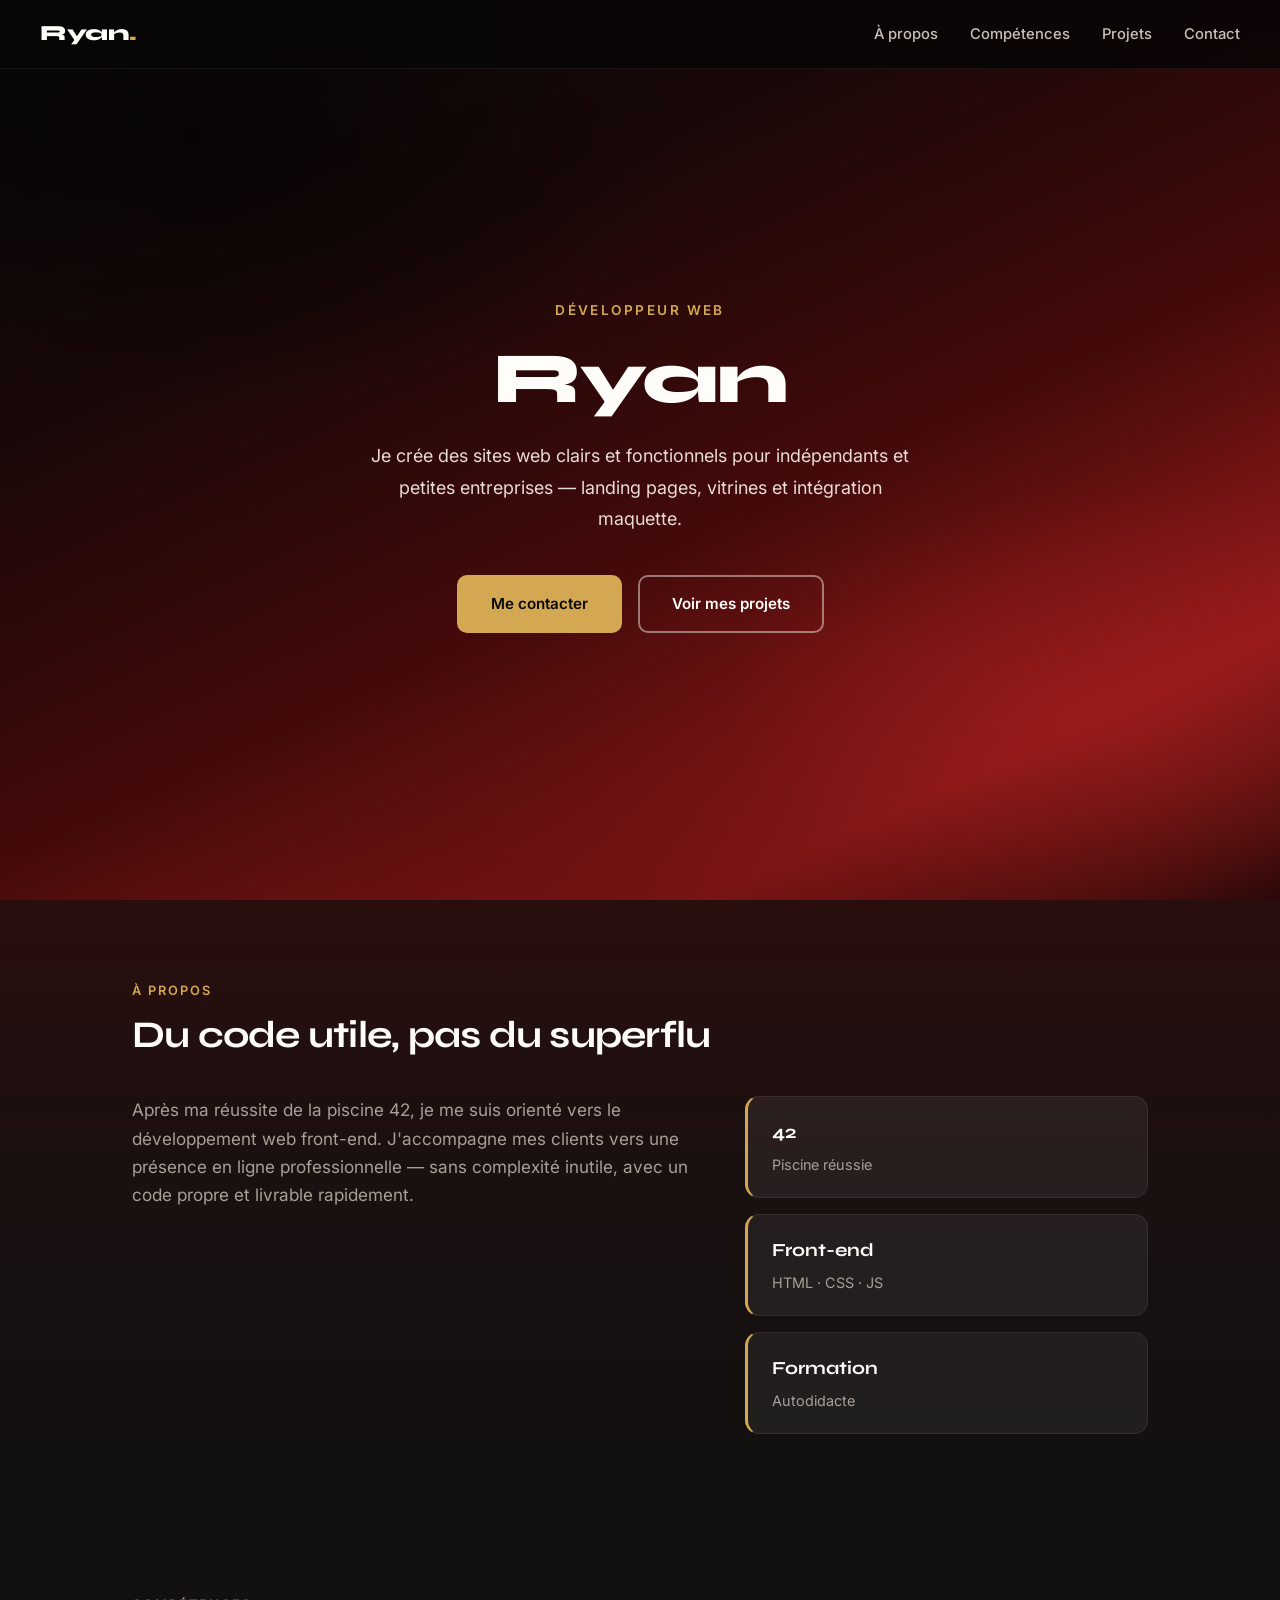
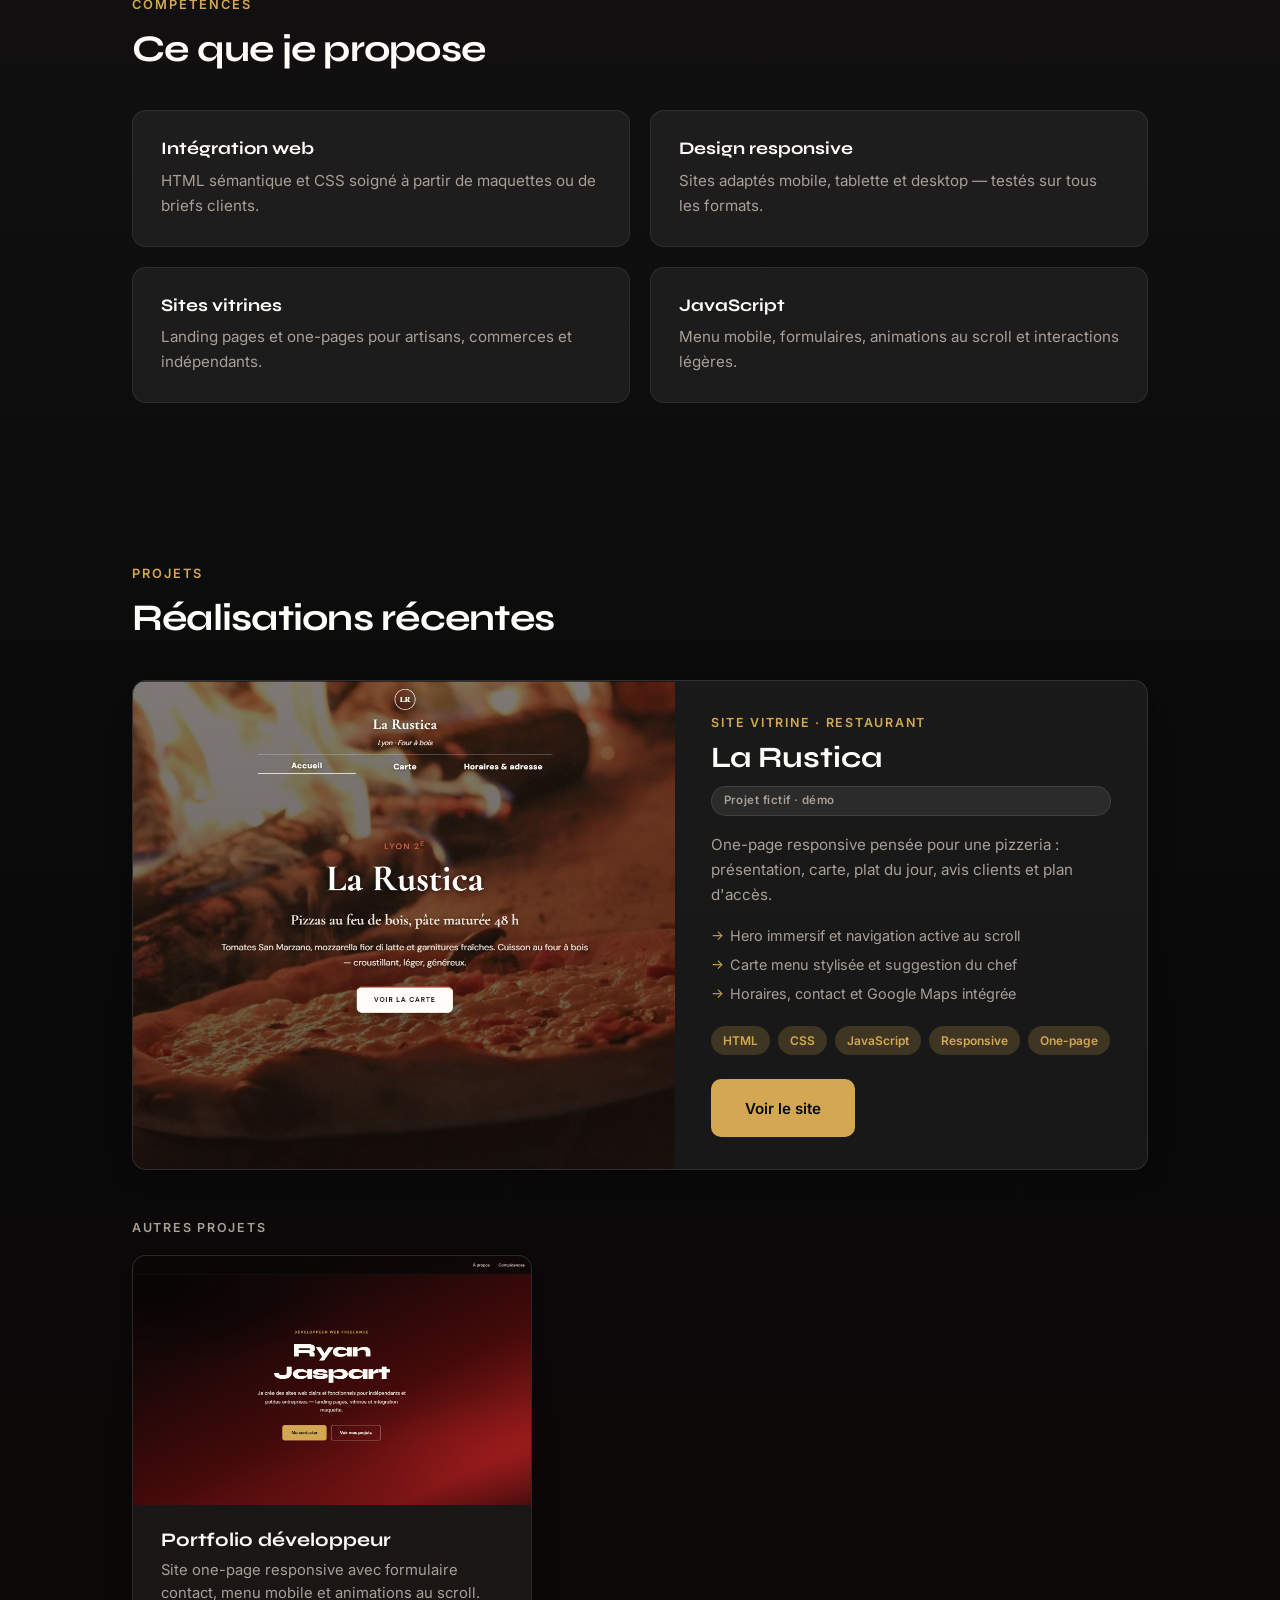
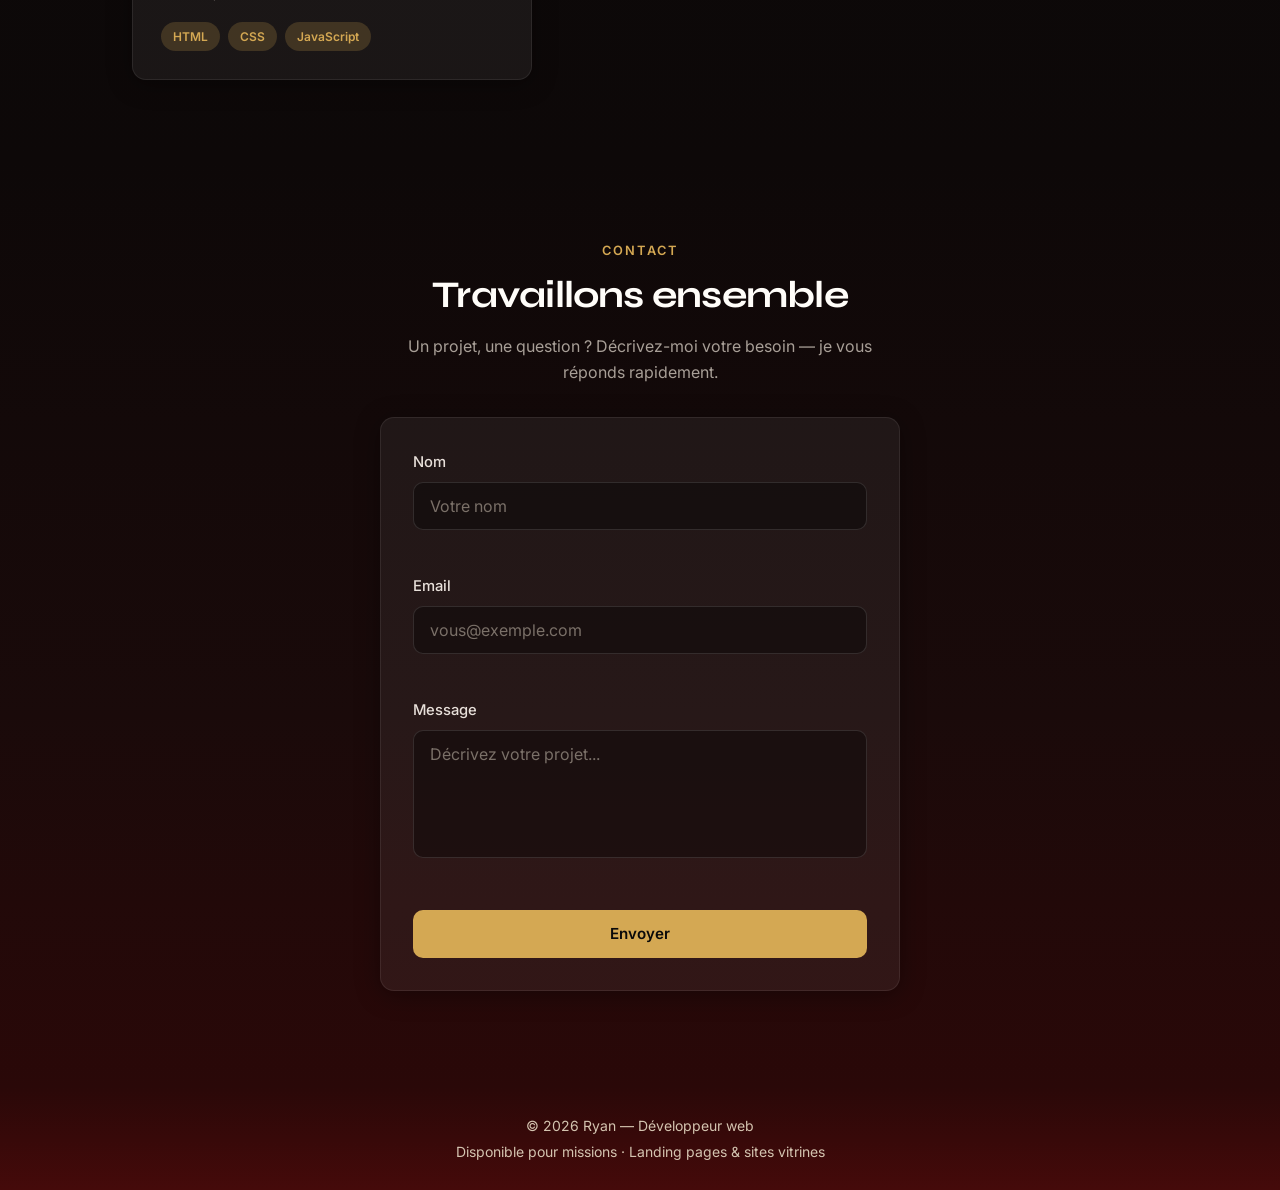
<file: portfolio/index.html>
<!DOCTYPE html>
<html lang="fr">
<head>
  <meta charset="UTF-8">
  <meta name="viewport" content="width=device-width, initial-scale=1.0">
  <meta name="description" content="Ryan Jaspart, développeur web freelance. Sites vitrines et landing pages pour indépendants et petites entreprises.">
  <title>Ryan Jaspart — Développeur Web</title>

  <link rel="icon" href="favicon.svg" type="image/svg+xml">

  <link rel="preconnect" href="https://fonts.googleapis.com">
  <link rel="preconnect" href="https://fonts.gstatic.com" crossorigin>
  <link href="https://fonts.googleapis.com/css2?family=Inter:wght@400;500;600&family=Syne:wght@600;700;800&display=swap" rel="stylesheet">
  <link rel="stylesheet" href="portfolio.css">
</head>
<body>

  <header class="site-header">
    <a href="#accueil" class="logo">Ryan<span>.</span></a>

    <button
      id="menu-toggle"
      class="menu-toggle"
      type="button"
      aria-label="Ouvrir le menu"
      aria-expanded="false"
    >☰</button>

    <nav id="nav-menu">
      <a href="#apropos">À propos</a>
      <a href="#competences">Compétences</a>
      <a href="#projets">Projets</a>
      <a href="#contact">Contact</a>
    </nav>
  </header>

  <main>

    <section id="accueil" class="hero">
      <div class="hero-inner hero-animate">
        <p class="hero-label">Développeur web</p>
        <h1>Ryan</h1>
        <p class="hero-text">Je crée des sites web clairs et fonctionnels pour indépendants et petites entreprises — landing pages, vitrines et intégration maquette.</p>
        <div class="hero-actions">
          <a href="#contact" class="btn btn-primary">Me contacter</a>
          <a href="#projets" class="btn btn-outline">Voir mes projets</a>
        </div>
      </div>
    </section>

    <div class="zone-apropos">
    <section id="apropos" class="section fade-in">
      <p class="section-label">À propos</p>
      <h2>Du code utile, pas du superflu</h2>
      <div class="apropos-grid">
        <p>Après ma réussite de la piscine 42, je me suis orienté vers le développement web front-end. J'accompagne mes clients vers une présence en ligne professionnelle — sans complexité inutile, avec un code propre et livrable rapidement.</p>
        <ul class="apropos-highlights">
          <li>
            <strong>42</strong>
            <span>Piscine réussie</span>
          </li>
          <li>
            <strong>Front-end</strong>
            <span>HTML · CSS · JS</span>
          </li>
          <li>
            <strong>Formation</strong>
            <span>Autodidacte</span>
          </li>
        </ul>
      </div>
    </section>
    </div>

    <div class="zone-dark">
    <section id="competences" class="section fade-in">
      <p class="section-label">Compétences</p>
      <h2>Ce que je propose</h2>
      <div class="skills-grid">
        <article class="skill-card">
          <h3>Intégration web</h3>
          <p>HTML sémantique et CSS soigné à partir de maquettes ou de briefs clients.</p>
        </article>
        <article class="skill-card">
          <h3>Design responsive</h3>
          <p>Sites adaptés mobile, tablette et desktop — testés sur tous les formats.</p>
        </article>
        <article class="skill-card">
          <h3>Sites vitrines</h3>
          <p>Landing pages et one-pages pour artisans, commerces et indépendants.</p>
        </article>
        <article class="skill-card">
          <h3>JavaScript</h3>
          <p>Menu mobile, formulaires, animations au scroll et interactions légères.</p>
        </article>
      </div>
    </section>

    <section id="projets" class="section fade-in">
      <p class="section-label">Projets</p>
      <h2>Réalisations récentes</h2>

      <article class="project-featured">
        <div class="project-featured-media">
          <img src="La-Rustica.png" alt="Capture du site La Rustica — pizzeria au feu de bois">
        </div>
        <div class="project-featured-body">
          <p class="project-meta">Site vitrine · Restaurant</p>
          <h3>La Rustica</h3>
          <span class="project-badge">Projet fictif · démo</span>
          <p class="project-lead">One-page responsive pensée pour une pizzeria : présentation, carte, plat du jour, avis clients et plan d'accès.</p>
          <ul class="project-highlights">
            <li>Hero immersif et navigation active au scroll</li>
            <li>Carte menu stylisée et suggestion du chef</li>
            <li>Horaires, contact et Google Maps intégrée</li>
          </ul>
          <div class="project-tags">
            <span>HTML</span>
            <span>CSS</span>
            <span>JavaScript</span>
            <span>Responsive</span>
            <span>One-page</span>
          </div>
          <a href="https://la-rustica-pizza.netlify.app" target="_blank" rel="noopener noreferrer" class="btn btn-primary project-featured-cta">Voir le site</a>
        </div>
      </article>

      <div class="projets-autres">
        <p class="projets-autres-label">Autres projets</p>
        <article class="project-card">
          <div class="project-image">
            <img src="Portfolio.png" alt="Capture du portfolio Ryan Jaspart">
          </div>
          <div class="project-body">
            <h3>Portfolio développeur</h3>
            <p>Site one-page responsive avec formulaire contact, menu mobile et animations au scroll.</p>
            <div class="project-tags">
              <span>HTML</span>
              <span>CSS</span>
              <span>JavaScript</span>
            </div>
          </div>
        </article>
      </div>
    </section>
    </div>

    <div class="zone-contact">
    <section id="contact" class="section contact-section fade-in">
      <p class="section-label">Contact</p>
      <h2>Travaillons ensemble</h2>
      <p class="contact-intro">Un projet, une question ? Décrivez-moi votre besoin — je vous réponds rapidement.</p>

      <form id="contact-form" class="contact-form" action="https://formspree.io/f/xyegleav" method="post" novalidate>

        <div class="form-group">
          <label for="nom">Nom</label>
          <input type="text" id="nom" name="nom" placeholder="Votre nom">
          <span class="error-message" id="nom-error"></span>
        </div>

        <div class="form-group">
          <label for="email">Email</label>
          <input type="email" id="email" name="email" placeholder="vous@exemple.com">
          <span class="error-message" id="email-error"></span>
        </div>

        <div class="form-group">
          <label for="message">Message</label>
          <textarea id="message" name="message" rows="5" placeholder="Décrivez votre projet..."></textarea>
          <span class="error-message" id="message-error"></span>
        </div>

        <button type="submit" class="btn btn-primary btn-full">Envoyer</button>
        <p id="form-success" class="form-success" hidden>Message envoyé !</p>

      </form>
    </section>
    </div>

  </main>

  <footer>
    <p>&copy; 2026 Ryan — Développeur web</p>
    <p>Disponible pour missions · Landing pages & sites vitrines</p>
  </footer>

  <script src="portfolio.js"></script>
</body>
</html>
</file>
<file: portfolio/portfolio.css>
:root {
  --crimson: #450a0a;
  --crimson-light: #991b1b;
  --gold: #d4a853;
  --gold-hover: #b8923f;
  --text: #e8e0da;
  --text-muted: #a89f97;
  --white: #fffdf9;
  --dark: #0a0a0a;
  --dark-mid: #141010;
  --surface-glass: rgba(255, 253, 249, 0.06);
  --surface-input: rgba(0, 0, 0, 0.35);
  --shadow: 0 4px 24px rgba(0, 0, 0, 0.35);
  --shadow-hover: 0 12px 32px rgba(0, 0, 0, 0.45);
  --radius: 14px;
}

*, ::before, ::after { box-sizing: border-box; }

html { scroll-padding-top: 80px; }

body {
  margin: 0;
  font-family: 'Inter', sans-serif;
  color: var(--text);
  line-height: 1.65;
  background: var(--dark);
}

h1, h2, h3 {
  font-family: 'Syne', sans-serif;
  line-height: 1.15;
}

.site-header {
  position: fixed;
  top: 0;
  left: 0;
  right: 0;
  z-index: 100;
  display: flex;
  align-items: center;
  justify-content: space-between;
  padding: 1rem 2.5rem;
  background: rgba(8, 6, 6, 0.82);
  backdrop-filter: blur(14px);
  border-bottom: 1px solid rgba(255, 253, 249, 0.06);
}

.logo {
  font-family: 'Syne', sans-serif;
  font-weight: 800;
  font-size: 1.35rem;
  color: var(--white);
  text-decoration: none;
  letter-spacing: -0.02em;
}

.logo span { color: var(--gold); }

.menu-toggle {
  display: none;
  background: none;
  border: 1px solid rgba(255, 253, 249, 0.15);
  border-radius: 8px;
  font-size: 1.4rem;
  padding: 0.2rem 0.55rem;
  cursor: pointer;
  color: var(--text);
}

nav {
  display: flex;
  gap: 2rem;
}

nav a {
  color: #c9c0b8;
  text-decoration: none;
  font-weight: 500;
  font-size: 0.925rem;
  transition: color 0.2s;
}

nav a:hover { color: var(--gold); }

.hero {
  position: relative;
  min-height: 100vh;
  display: flex;
  align-items: center;
  justify-content: center;
  padding: 7rem 2rem 5rem;
  text-align: center;
  color: var(--white);
  overflow: hidden;
  background:
    radial-gradient(ellipse 70% 55% at 15% 15%, rgba(0, 0, 0, 0.55) 0%, transparent 55%),
    radial-gradient(ellipse 60% 45% at 88% 78%, rgba(153, 27, 27, 0.45) 0%, transparent 52%),
    radial-gradient(ellipse 90% 70% at 50% 110%, rgba(69, 10, 10, 0.55) 0%, transparent 58%),
    linear-gradient(155deg, #0a0a0a 0%, #1a0808 30%, #450a0a 58%, #991b1b 82%, #2a0808 100%);
}

.hero-inner {
  max-width: 720px;
}

.hero-label {
  margin: 0 0 1rem;
  font-size: 0.85rem;
  font-weight: 600;
  letter-spacing: 0.18em;
  text-transform: uppercase;
  color: var(--gold);
}

.hero h1 {
  font-size: clamp(2.75rem, 8vw, 4.5rem);
  font-weight: 800;
  margin: 0 0 1.25rem;
  letter-spacing: -0.03em;
}

.hero-text {
  margin: 0 auto 2.5rem;
  max-width: 560px;
  font-size: 1.125rem;
  color: #e8dcd4;
  line-height: 1.75;
}

.hero-actions {
  display: flex;
  flex-wrap: wrap;
  gap: 1rem;
  justify-content: center;
}

.hero-animate .hero-label { animation: heroFadeIn 1s ease 0.15s forwards; opacity: 0; }
.hero-animate h1 { animation: heroFadeIn 1s ease 0.35s forwards; opacity: 0; }
.hero-animate .hero-text { animation: heroFadeIn 1s ease 0.55s forwards; opacity: 0; }
.hero-animate .hero-actions { animation: heroFadeIn 1s ease 0.75s forwards; opacity: 0; }

@keyframes heroFadeIn {
  from {
    opacity: 0;
    transform: translateY(28px);
  }
  to {
    opacity: 1;
    transform: translateY(0);
  }
}

.btn {
  display: inline-block;
  padding: 0.9rem 2rem;
  border-radius: 10px;
  font-weight: 600;
  font-size: 0.95rem;
  text-decoration: none;
  border: 2px solid transparent;
  cursor: pointer;
  transition: background 0.2s, color 0.2s, transform 0.2s, border-color 0.2s;
}

.btn-primary {
  background: var(--gold);
  color: var(--dark);
}

.btn-primary:hover {
  background: var(--gold-hover);
  transform: translateY(-2px);
}

.btn-outline {
  background: transparent;
  color: var(--white);
  border-color: rgba(255, 253, 249, 0.45);
}

.btn-outline:hover {
  border-color: var(--gold);
  color: var(--gold);
  transform: translateY(-2px);
}

.btn-full { width: 100%; }

button.btn-primary {
  border: none;
  font-family: inherit;
  color: var(--dark);
}

button.btn-primary:disabled {
  opacity: 0.65;
  cursor: not-allowed;
  transform: none;
}

.zone-apropos {
  background: linear-gradient(180deg, #2a0e0e 0%, #1a1010 45%, #121010 100%);
}

.zone-dark {
  background: linear-gradient(180deg, #121010 0%, #0a0a0a 55%, #0d0808 100%);
}

.zone-contact {
  background: linear-gradient(180deg, #0d0808 0%, #1a0a0a 60%, #2a0808 100%);
}

.section {
  max-width: 1080px;
  margin: 0 auto;
  padding: 5rem 2rem;
}

.section-label {
  display: block;
  margin: 0 0 0.75rem;
  font-size: 0.8rem;
  font-weight: 600;
  letter-spacing: 0.16em;
  text-transform: uppercase;
  color: var(--gold);
}

.section h2 {
  font-size: clamp(1.75rem, 4vw, 2.35rem);
  font-weight: 700;
  margin: 0 0 2.5rem;
  color: var(--white);
  letter-spacing: -0.02em;
}

.apropos-grid {
  display: grid;
  grid-template-columns: 1.4fr 1fr;
  gap: 3rem;
  align-items: start;
}

.apropos-grid > p {
  margin: 0;
  font-size: 1.075rem;
  color: var(--text-muted);
}

.apropos-highlights {
  list-style: none;
  margin: 0;
  padding: 0;
  display: flex;
  flex-direction: column;
  gap: 1rem;
}

.apropos-highlights li {
  background: var(--surface-glass);
  padding: 1.25rem 1.5rem;
  border-radius: var(--radius);
  border: 1px solid rgba(255, 253, 249, 0.08);
  border-left: 3px solid var(--gold);
  transition: transform 0.25s, background 0.25s, box-shadow 0.25s;
}

.apropos-highlights li:hover {
  transform: translateY(-4px);
  background: rgba(255, 253, 249, 0.09);
  box-shadow: var(--shadow-hover);
}

.apropos-highlights strong {
  display: block;
  font-family: 'Syne', sans-serif;
  font-size: 1.15rem;
  color: var(--white);
  margin-bottom: 0.2rem;
}

.apropos-highlights span {
  font-size: 0.9rem;
  color: var(--text-muted);
}

.skills-grid {
  display: grid;
  grid-template-columns: repeat(2, 1fr);
  gap: 1.25rem;
}

.skill-card {
  background: var(--surface-glass);
  border: 1px solid rgba(255, 253, 249, 0.08);
  padding: 1.75rem;
  border-radius: var(--radius);
  transition: transform 0.25s, background 0.25s, box-shadow 0.25s;
}

.skill-card:hover {
  transform: translateY(-4px);
  background: rgba(255, 253, 249, 0.09);
  box-shadow: var(--shadow-hover);
}

.skill-card h3 {
  margin: 0 0 0.5rem;
  font-size: 1.1rem;
  color: var(--white);
}

.skill-card p {
  margin: 0;
  font-size: 0.95rem;
  color: var(--text-muted);
}

.projets-grid {
  display: grid;
  grid-template-columns: repeat(2, 1fr);
  gap: 1.75rem;
}

.project-featured {
  display: grid;
  grid-template-columns: 1.15fr 1fr;
  gap: 0;
  background: var(--surface-glass);
  border: 1px solid rgba(255, 253, 249, 0.1);
  border-radius: var(--radius);
  box-shadow: var(--shadow);
  overflow: hidden;
  margin-bottom: 3rem;
  transition: transform 0.25s, background 0.25s, box-shadow 0.25s;
}

.project-featured:hover {
  transform: translateY(-6px);
  background: rgba(255, 253, 249, 0.09);
  box-shadow: var(--shadow-hover);
}

.project-featured-media {
  overflow: hidden;
  min-height: 100%;
}

.project-featured-media img {
  width: 100%;
  height: 100%;
  min-height: 280px;
  object-fit: cover;
  display: block;
  transition: transform 0.4s ease;
}

.project-featured:hover .project-featured-media img {
  transform: scale(1.03);
}

.project-featured-body {
  padding: 2rem 2.25rem;
  display: flex;
  flex-direction: column;
}

.project-meta {
  margin: 0 0 0.5rem;
  font-size: 0.78rem;
  font-weight: 600;
  letter-spacing: 0.14em;
  text-transform: uppercase;
  color: var(--gold);
}

.project-featured-body h3 {
  margin: 0 0 0.65rem;
  font-size: clamp(1.5rem, 3vw, 1.85rem);
  color: var(--white);
}

.project-badge {
  display: inline-block;
  margin-bottom: 1rem;
  padding: 0.28rem 0.7rem;
  font-size: 0.72rem;
  font-weight: 600;
  letter-spacing: 0.04em;
  border-radius: 999px;
  background: rgba(255, 253, 249, 0.08);
  color: var(--text-muted);
  border: 1px solid rgba(255, 253, 249, 0.1);
}

.project-lead {
  margin: 0 0 1.15rem;
  font-size: 0.95rem;
  color: var(--text-muted);
  line-height: 1.65;
}

.project-highlights {
  list-style: none;
  margin: 0 0 1.35rem;
  padding: 0;
  display: flex;
  flex-direction: column;
  gap: 0.45rem;
}

.project-highlights li {
  position: relative;
  padding-left: 1.15rem;
  font-size: 0.9rem;
  color: var(--text-muted);
  line-height: 1.5;
}

.project-highlights li::before {
  content: "→";
  position: absolute;
  left: 0;
  color: var(--gold);
  font-size: 0.85rem;
}

.project-featured .project-tags {
  margin-bottom: 1.5rem;
}

.project-featured-cta {
  margin-top: auto;
  align-self: flex-start;
}

.projets-autres-label {
  margin: 0 0 1rem;
  font-size: 0.78rem;
  font-weight: 600;
  letter-spacing: 0.14em;
  text-transform: uppercase;
  color: var(--text-muted);
}

.projets-autres {
  max-width: 400px;
}

.project-card {
  background: var(--surface-glass);
  border: 1px solid rgba(255, 253, 249, 0.08);
  border-radius: var(--radius);
  box-shadow: var(--shadow);
  overflow: hidden;
  transition: transform 0.25s, background 0.25s, box-shadow 0.25s;
}

.project-card:hover {
  transform: translateY(-6px);
  background: rgba(255, 253, 249, 0.09);
  box-shadow: var(--shadow-hover);
}

.project-image {
  overflow: hidden;
  aspect-ratio: 16 / 10;
}

.project-image img {
  width: 100%;
  height: 100%;
  object-fit: cover;
  display: block;
  transition: transform 0.4s ease;
}

.project-card:hover .project-image img {
  transform: scale(1.04);
}

.project-body {
  padding: 1.5rem 1.75rem 1.75rem;
  display: flex;
  flex-direction: column;
  flex-grow: 1;
}

.project-body h3 {
  margin: 0 0 0.5rem;
  font-size: 1.2rem;
  color: var(--white);
}

.project-fictif {
  font-family: 'Inter', sans-serif;
  font-weight: 500;
  font-size: 0.85rem;
  color: var(--text-muted);
}

.project-body p {
  margin: 0 0 1rem;
  font-size: 0.925rem;
  color: var(--text-muted);
  line-height: 1.6;
}

.project-tags {
  display: flex;
  flex-wrap: wrap;
  gap: 0.5rem;
}

.project-tags span {
  font-size: 0.75rem;
  font-weight: 600;
  padding: 0.3rem 0.75rem;
  border-radius: 999px;
  background: rgba(212, 168, 83, 0.2);
  color: var(--gold);
}

.project-link {
  display: inline-block;
  margin-top: auto;
  padding-top: 1rem;
  color: var(--gold);
  font-weight: 600;
  font-size: 0.925rem;
  text-decoration: none;
  transition: color 0.2s;
}

.project-link:hover {
  color: var(--gold-hover);
}

.contact-section {
  padding-bottom: 6rem;
  text-align: center;
}

.contact-intro {
  margin: -1.5rem auto 2rem;
  color: var(--text-muted);
  max-width: 480px;
}

.contact-form {
  max-width: 520px;
  margin: 0 auto;
  text-align: left;
  background: var(--surface-glass);
  border: 1px solid rgba(255, 253, 249, 0.08);
  padding: 2rem;
  border-radius: var(--radius);
  box-shadow: var(--shadow);
}

.form-group { margin-bottom: 1.25rem; }

.form-group label {
  display: block;
  margin-bottom: 0.45rem;
  font-weight: 500;
  font-size: 0.925rem;
  color: var(--text);
}

.form-group input,
.form-group textarea {
  width: 100%;
  padding: 0.8rem 1rem;
  border: 1px solid rgba(255, 253, 249, 0.12);
  border-radius: 10px;
  font-family: inherit;
  font-size: 1rem;
  color: var(--text);
  background: var(--surface-input);
  transition: border-color 0.2s, box-shadow 0.2s;
}

.form-group textarea {
  resize: none;
}

.form-group input::placeholder,
.form-group textarea::placeholder {
  color: #7a7068;
}

.form-group input:focus,
.form-group textarea:focus {
  outline: none;
  border-color: var(--gold);
  box-shadow: 0 0 0 3px rgba(212, 168, 83, 0.2);
}

.error-message {
  display: block;
  color: #f87171;
  font-size: 0.85rem;
  margin-top: 0.35rem;
  min-height: 1.2rem;
}

.form-success {
  margin-top: 1rem;
  color: #4ade80;
  font-weight: 600;
  text-align: center;
}

footer {
  background: linear-gradient(180deg, #2a0808 0%, var(--crimson) 100%);
  color: #d4c4b0;
  text-align: center;
  padding: 1.5rem 2rem;
}

footer p {
  margin: 0.2rem 0;
  font-size: 0.875rem;
}

.fade-in {
  opacity: 0;
  transform: translateY(28px);
  transition: opacity 0.8s ease-out, transform 0.8s ease-out;
}

.fade-in.visible {
  opacity: 1;
  transform: translateY(0);
}

@media (max-width: 768px) {
  .site-header { padding: 1rem 1.25rem; }

  .menu-toggle { display: block; }

  nav {
    display: none;
    position: absolute;
    top: 100%;
    left: 0;
    right: 0;
    flex-direction: column;
    gap: 0;
    background: rgba(12, 10, 10, 0.98);
    border-bottom: 1px solid rgba(255, 253, 249, 0.06);
    padding: 0.5rem 0;
  }

  nav a {
    padding: 0.85rem 1.25rem;
  }

  nav.nav-open { display: flex; }

  .hero { min-height: 100svh; padding: 6rem 1.5rem 4rem; }

  .section { padding: 3.5rem 1.25rem; }

  .apropos-grid {
    grid-template-columns: 1fr;
    gap: 2rem;
  }

  .skills-grid,
  .projets-grid {
    grid-template-columns: 1fr;
  }

  .project-featured {
    grid-template-columns: 1fr;
  }

  .project-featured-body {
    padding: 1.5rem 1.35rem 1.75rem;
  }

  .project-featured-media img {
    min-height: 200px;
  }

  .projets-autres {
    max-width: none;
  }
}
</file>
